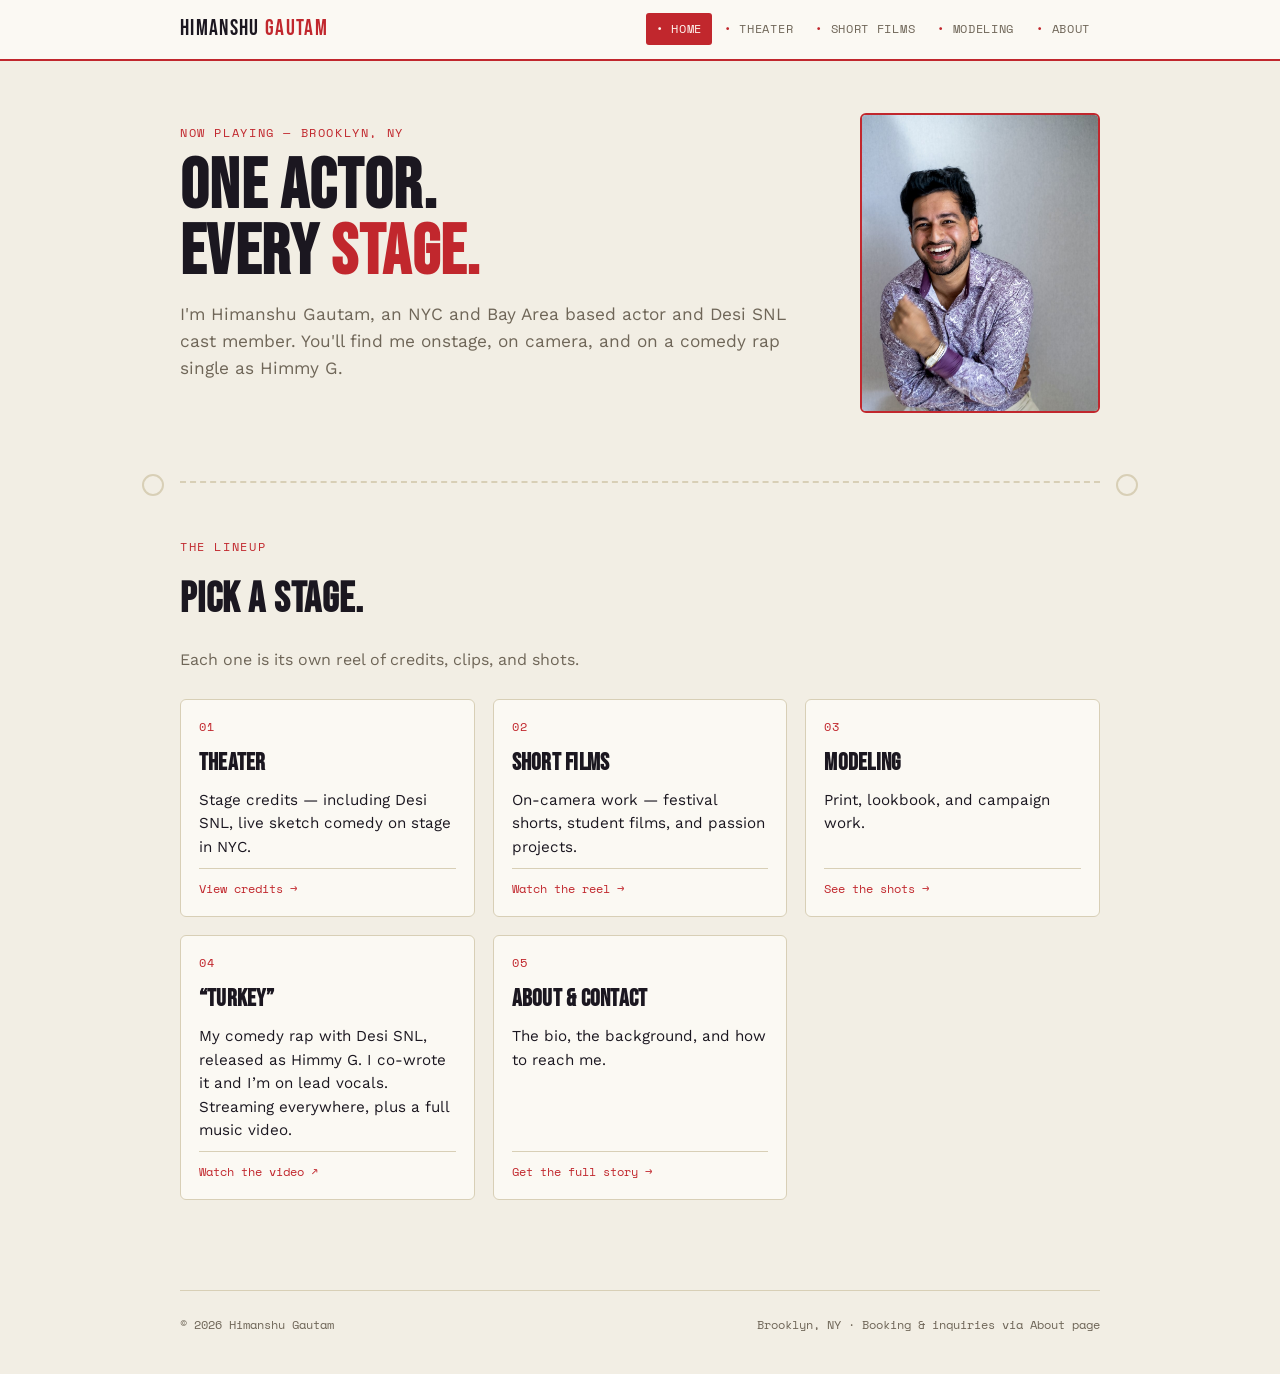
<file: index.html>
<!doctype html>
<html lang="en">
<head>
<meta charset="utf-8">
<meta name="viewport" content="width=device-width, initial-scale=1, viewport-fit=cover">
<title>Himanshu Gautam</title>
<link rel="icon" href="favicon.svg" type="image/svg+xml">
<link rel="icon" href="img/favicon-32.png" type="image/png" sizes="32x32">
<link rel="apple-touch-icon" href="img/apple-touch-icon.png">
<link rel="preconnect" href="https://fonts.googleapis.com">
<link rel="stylesheet" href="https://fonts.googleapis.com/css2?family=Bebas+Neue&family=Work+Sans:wght@400;500;600&family=Space+Mono:wght@400;700&display=swap">
<link rel="stylesheet" href="style.css">
<style>:root{padding-block:env(safe-area-inset-top,0px) env(safe-area-inset-bottom,0px);} body{background:var(--bg);}</style>
</head>
<body>
<nav class="marquee-bar">
  <div class="marquee-inner">
    <a class="brand" href="index.html">HIMANSHU <span>GAUTAM</span></a>
    <ul class="navlinks">
      <li><a href="index.html" aria-current="page">Home</a></li>
      <li><a href="theater.html">Theater</a></li>
      <li><a href="films.html">Short Films</a></li>
      <li><a href="modeling.html">Modeling</a></li>
      <li><a href="about.html">About</a></li>
    </ul>
  </div>
</nav>

<main>
  <section class="hero">
    <div class="hero-flex">
      <div class="hero-text">
        <p class="eyebrow">Now Playing &mdash; Brooklyn, NY</p>
        <h1>One actor.<br>Every <span class="accent">stage.</span></h1>
        <p class="lede">I'm Himanshu Gautam, an NYC and Bay Area based actor and Desi SNL cast member. You'll find me onstage, on camera, and on a comedy rap single as Himmy G.</p>
      </div>
      <div class="hero-photo">
        <img class="portrait" src="img/headshot-lead.jpg" alt="Himanshu Gautam laughing, arms crossed, wearing a purple paisley shirt.">
      </div>
    </div>
  </section>

  <div class="stub-divider" role="presentation"></div>

  <section class="section">
    <p class="eyebrow">The Lineup</p>
    <h2>Pick a stage.</h2>
    <p class="section-sub">Each one is its own reel of credits, clips, and shots.</p>

    <div class="reel">
      <a class="card" href="theater.html" style="text-decoration:none;">
        <span class="num">01</span>
        <h3>Theater</h3>
        <p>Stage credits &mdash; including Desi SNL, live sketch comedy on stage in NYC.</p>
        <span class="link-out">View credits &rarr;</span>
      </a>
      <a class="card" href="films.html" style="text-decoration:none;">
        <span class="num">02</span>
        <h3>Short Films</h3>
        <p>On-camera work &mdash; festival shorts, student films, and passion projects.</p>
        <span class="link-out">Watch the reel &rarr;</span>
      </a>
      <a class="card" href="modeling.html" style="text-decoration:none;">
        <span class="num">03</span>
        <h3>Modeling</h3>
        <p>Print, lookbook, and campaign work.</p>
        <span class="link-out">See the shots &rarr;</span>
      </a>
      <a class="card" href="https://www.youtube.com/watch?v=vuq2VtYZVGA" target="_blank" rel="noopener" style="text-decoration:none;">
        <span class="num">04</span>
        <h3>&ldquo;Turkey&rdquo;</h3>
        <p>My comedy rap with Desi SNL, released as Himmy G. I co-wrote it and I&rsquo;m on lead vocals. Streaming everywhere, plus a full music video.</p>
        <span class="link-out">Watch the video &#8599;</span>
      </a>
      <a class="card" href="about.html" style="text-decoration:none;">
        <span class="num">05</span>
        <h3>About &amp; Contact</h3>
        <p>The bio, the background, and how to reach me.</p>
        <span class="link-out">Get the full story &rarr;</span>
      </a>
    </div>
  </section>

  <footer>
    <span>&copy; 2026 Himanshu Gautam</span>
    <span>Brooklyn, NY &middot; Booking &amp; inquiries via About page</span>
  </footer>
</main>
</body>
</html>
</file>
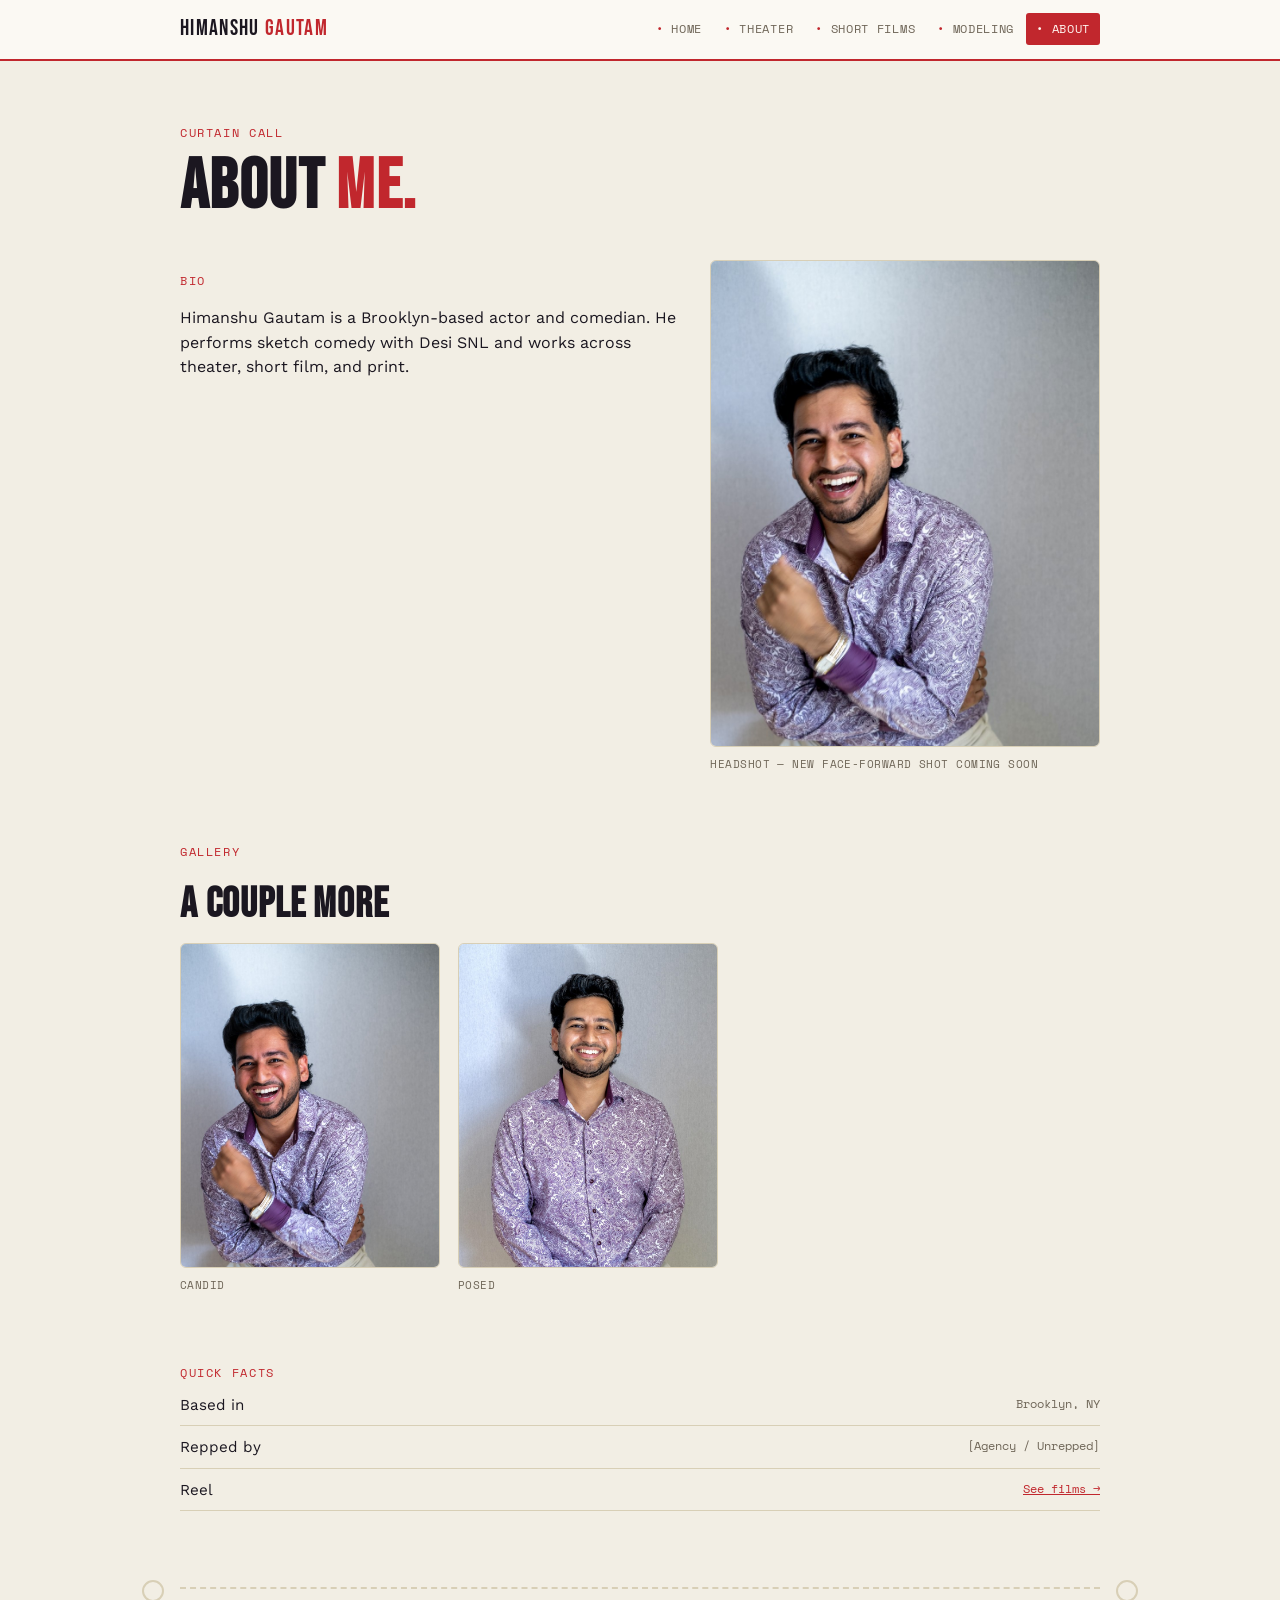
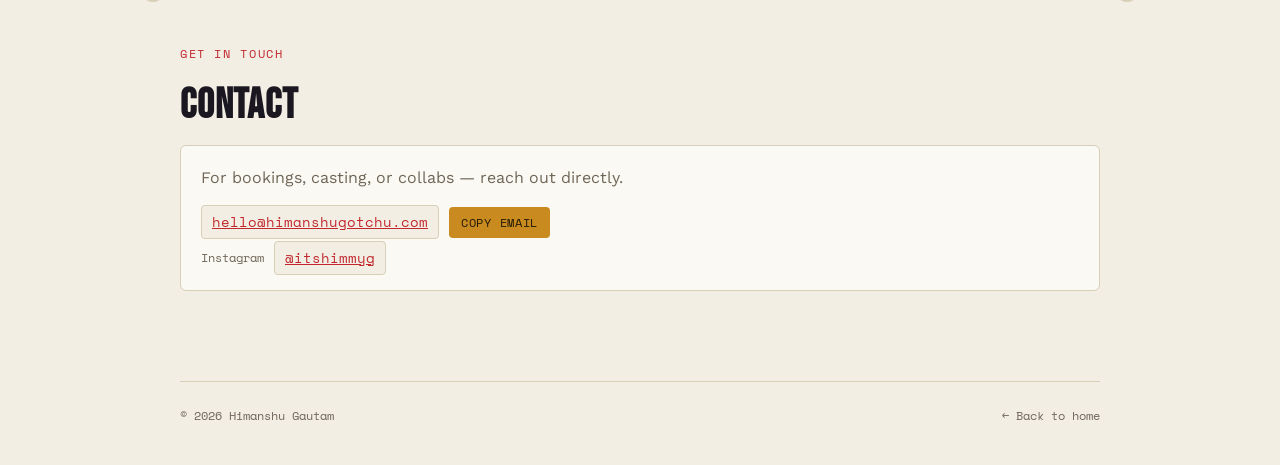
<file: about.html>
<!doctype html>
<html lang="en">
<head>
<meta charset="utf-8">
<meta name="viewport" content="width=device-width, initial-scale=1, viewport-fit=cover">
<title>About — Himanshu Gautam</title>
<link rel="icon" href="favicon.svg" type="image/svg+xml">
<link rel="icon" href="img/favicon-32.png" type="image/png" sizes="32x32">
<link rel="apple-touch-icon" href="img/apple-touch-icon.png">
<link rel="preconnect" href="https://fonts.googleapis.com">
<link rel="stylesheet" href="https://fonts.googleapis.com/css2?family=Bebas+Neue&family=Work+Sans:wght@400;500;600&family=Space+Mono:wght@400;700&display=swap">
<link rel="stylesheet" href="style.css">
<style>:root{padding-block:env(safe-area-inset-top,0px) env(safe-area-inset-bottom,0px);} body{background:var(--bg);}</style>
</head>
<body>
<nav class="marquee-bar">
  <div class="marquee-inner">
    <a class="brand" href="index.html">HIMANSHU <span>GAUTAM</span></a>
    <ul class="navlinks">
      <li><a href="index.html">Home</a></li>
      <li><a href="theater.html">Theater</a></li>
      <li><a href="films.html">Short Films</a></li>
      <li><a href="modeling.html">Modeling</a></li>
      <li><a href="about.html" aria-current="page">About</a></li>
    </ul>
  </div>
</nav>

<main>
  <section class="hero">
    <p class="eyebrow">Curtain Call</p>
    <h1>About <span class="accent">Me.</span></h1>
  </section>

  <section class="section">
    <div class="bio-grid">
      <div>
        <p class="eyebrow">Bio</p>
        <p>Himanshu Gautam is a Brooklyn-based actor and comedian. He performs sketch comedy with Desi SNL and works across theater, short film, and print.</p>
      </div>
      <div>
        <img class="portrait" src="img/headshot-lead.jpg" alt="Himanshu Gautam laughing, arms crossed, wearing a purple paisley shirt.">
        <p class="portrait-caption">Headshot &mdash; new face-forward shot coming soon</p>
      </div>
    </div>
  </section>

  <section class="section">
    <p class="eyebrow">Gallery</p>
    <h2>A couple more</h2>
    <div class="portrait-row">
      <div class="portrait-item">
        <img class="portrait" src="img/headshot-candid.jpg" alt="Himanshu Gautam laughing candidly, arms crossed, wearing a purple paisley shirt.">
        <p class="portrait-caption">Candid</p>
      </div>
      <div class="portrait-item">
        <img class="portrait" src="img/headshot-posed.jpg" alt="Himanshu Gautam smiling, arms crossed, wearing a purple paisley shirt.">
        <p class="portrait-caption">Posed</p>
      </div>
    </div>
  </section>

  <section class="section">
    <p class="eyebrow">Quick Facts</p>
    <ul class="credit-list">
      <li><span>Based in</span><span class="role">Brooklyn, NY</span></li>
      <li><span>Repped by</span><span class="role">[Agency / Unrepped]</span></li>
      <li><span>Reel</span><span class="role"><a href="films.html" style="color:var(--pop);">See films &rarr;</a></span></li>
    </ul>
  </section>

  <div class="stub-divider" role="presentation"></div>

  <section class="section">
    <p class="eyebrow">Get in Touch</p>
    <h2>Contact</h2>
    <div class="contact-box">
      <p class="muted" style="margin-top:0;">For bookings, casting, or collabs &mdash; reach out directly.</p>
      <div class="copy-row">
        <a href="mailto:hello@himanshugotchu.com" style="color:var(--pop);"><code id="email-text">hello@himanshugotchu.com</code></a>
        <button class="copy-btn" id="copy-email-btn" type="button">Copy email</button>
      </div>
      <div class="copy-row">
        <span class="meta" style="font-family:'Space Mono',monospace;font-size:.78rem;color:var(--muted);">Instagram</span>
        <a href="https://www.instagram.com/itshimmyg/" target="_blank" rel="noopener" style="color:var(--pop);"><code>@itshimmyg</code></a>
      </div>
    </div>
  </section>

  <footer>
    <span>&copy; 2026 Himanshu Gautam</span>
    <span><a href="index.html" style="text-decoration:none;color:var(--muted);">&larr; Back to home</a></span>
  </footer>
</main>

<script>
(function(){
  var btn = document.getElementById('copy-email-btn');
  var codeEl = document.getElementById('email-text');
  if(!btn || !codeEl) return;
  btn.addEventListener('click', function(){
    var text = codeEl.textContent;
    var done = function(){
      var original = btn.textContent;
      btn.textContent = 'Copied!';
      setTimeout(function(){ btn.textContent = original; }, 1500);
    };
    if(navigator.clipboard && navigator.clipboard.writeText){
      navigator.clipboard.writeText(text).then(done, function(){ fallbackCopy(); });
    } else {
      fallbackCopy();
    }
    function fallbackCopy(){
      var range = document.createRange();
      range.selectNode(codeEl);
      window.getSelection().removeAllRanges();
      window.getSelection().addRange(range);
      try{ document.execCommand('copy'); done(); }catch(e){}
      window.getSelection().removeAllRanges();
    }
  });
})();
</script>
</body>
</html>
</file>
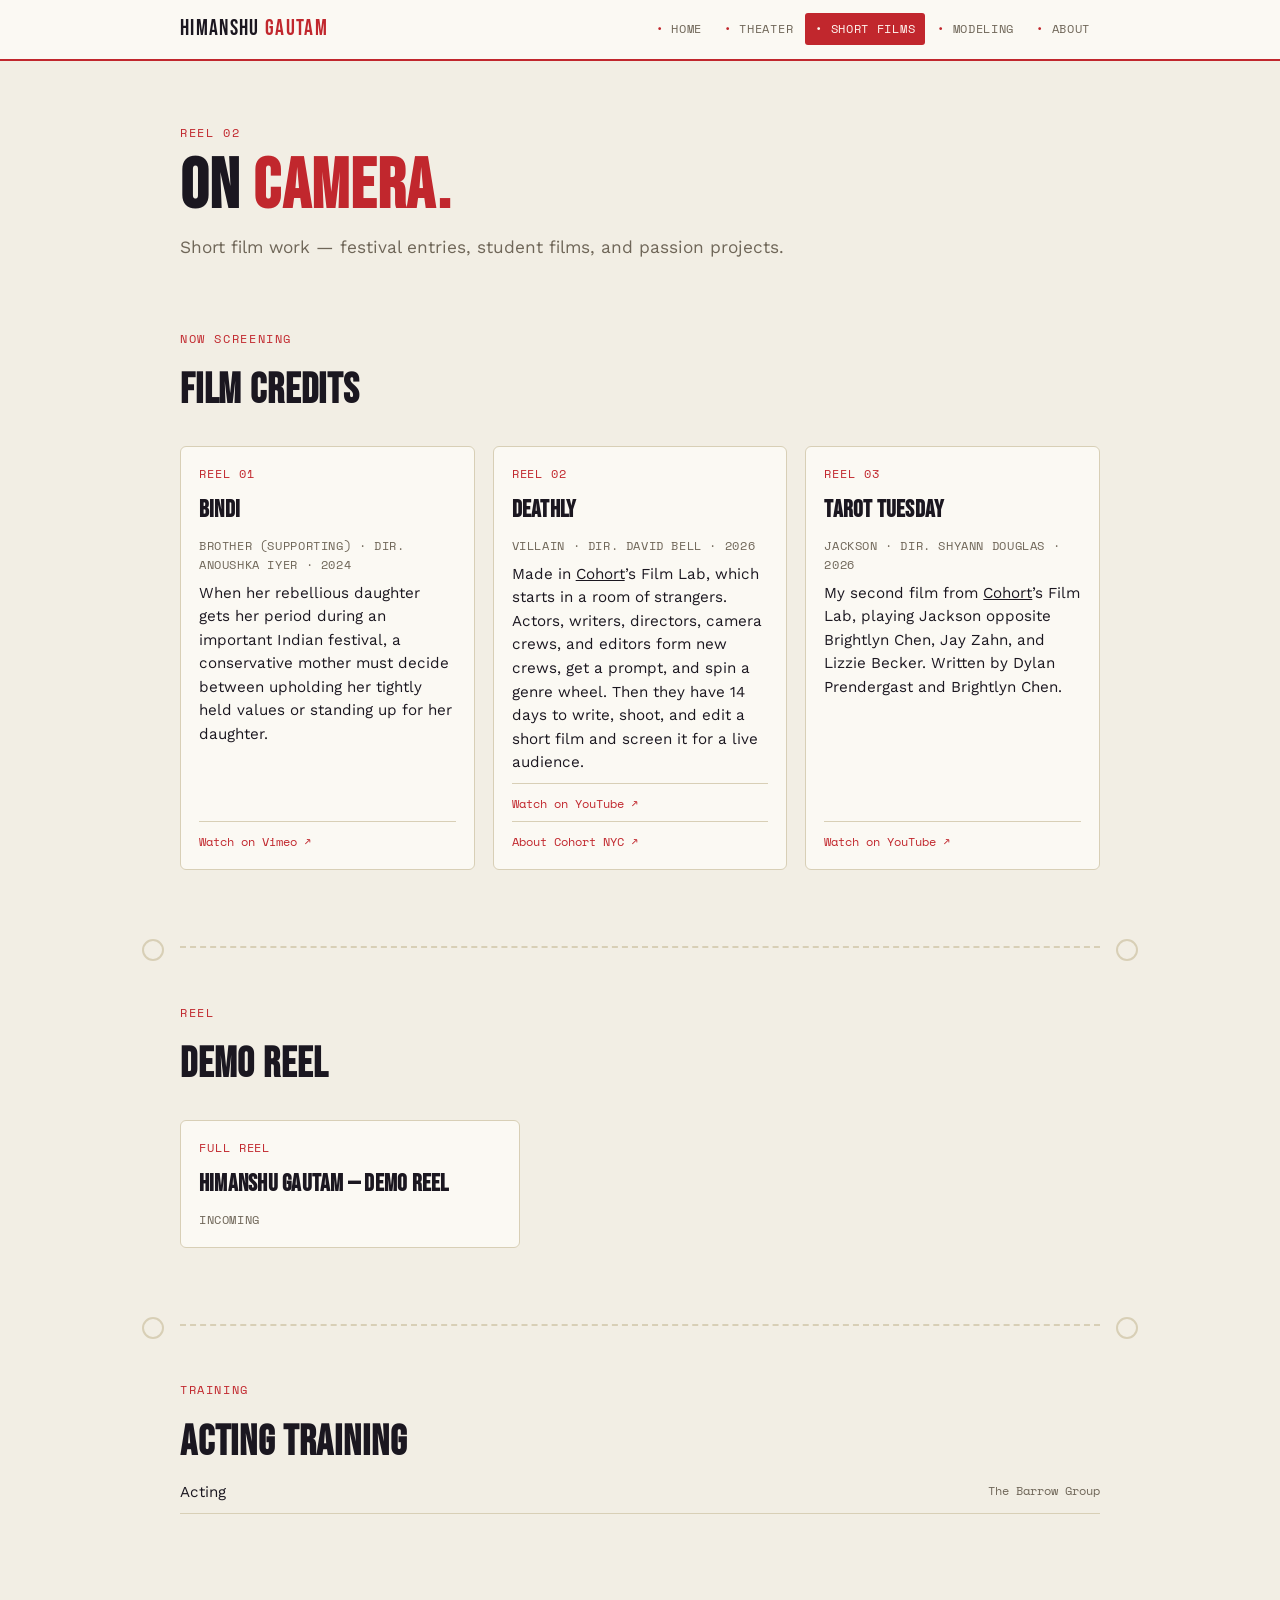
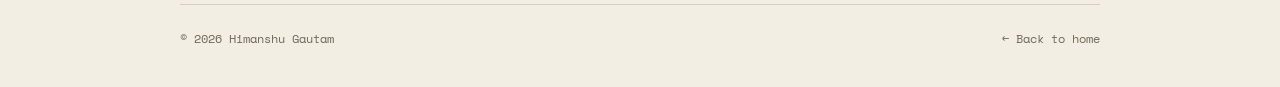
<file: films.html>
<!doctype html>
<html lang="en">
<head>
<meta charset="utf-8">
<meta name="viewport" content="width=device-width, initial-scale=1, viewport-fit=cover">
<title>Short Films — Himanshu Gautam</title>
<link rel="icon" href="favicon.svg" type="image/svg+xml">
<link rel="icon" href="img/favicon-32.png" type="image/png" sizes="32x32">
<link rel="apple-touch-icon" href="img/apple-touch-icon.png">
<link rel="preconnect" href="https://fonts.googleapis.com">
<link rel="stylesheet" href="https://fonts.googleapis.com/css2?family=Bebas+Neue&family=Work+Sans:wght@400;500;600&family=Space+Mono:wght@400;700&display=swap">
<link rel="stylesheet" href="style.css">
<style>:root{padding-block:env(safe-area-inset-top,0px) env(safe-area-inset-bottom,0px);} body{background:var(--bg);}</style>
</head>
<body>
<nav class="marquee-bar">
  <div class="marquee-inner">
    <a class="brand" href="index.html">HIMANSHU <span>GAUTAM</span></a>
    <ul class="navlinks">
      <li><a href="index.html">Home</a></li>
      <li><a href="theater.html">Theater</a></li>
      <li><a href="films.html" aria-current="page">Short Films</a></li>
      <li><a href="modeling.html">Modeling</a></li>
      <li><a href="about.html">About</a></li>
    </ul>
  </div>
</nav>

<main>
  <section class="hero">
    <p class="eyebrow">Reel 02</p>
    <h1>On <span class="accent">Camera.</span></h1>
    <p class="lede">Short film work &mdash; festival entries, student films, and passion projects.</p>
  </section>

  <section class="section">
    <p class="eyebrow">Now Screening</p>
    <h2>Film credits</h2>

    <div class="reel" style="margin-top:22px;">
      <a class="card" href="https://vimeo.com/1108224429/5fe94c625a?share=copy&amp;fl=sv&amp;fe=ci" target="_blank" rel="noopener" style="text-decoration:none;">
        <span class="num">REEL 01</span>
        <h3>Bindi</h3>
        <p class="meta">Brother (Supporting) &middot; Dir. Anoushka Iyer &middot; 2024</p>
        <p>When her rebellious daughter gets her period during an important Indian festival, a conservative mother must decide between upholding her tightly held values or standing up for her daughter.</p>
        <span class="link-out">Watch on Vimeo &#8599;</span>
      </a>
      <div class="card">
        <span class="num">REEL 02</span>
        <h3>Deathly</h3>
        <p class="meta">Villain &middot; Dir. David Bell &middot; 2026</p>
        <p>Made in <a href="https://cohortnyc.com/" target="_blank" rel="noopener">Cohort</a>&rsquo;s Film Lab, which starts in a room of strangers. Actors, writers, directors, camera crews, and editors form new crews, get a prompt, and spin a genre wheel. Then they have 14 days to write, shoot, and edit a short film and screen it for a live audience.</p>
        <a class="link-out" href="https://www.youtube.com/watch?v=Pic8TLi-GAo" target="_blank" rel="noopener">Watch on YouTube &#8599;</a>
        <a class="link-out" href="https://cohortnyc.com/" target="_blank" rel="noopener" style="margin-top:0;">About Cohort NYC &#8599;</a>
      </div>
      <div class="card">
        <span class="num">REEL 03</span>
        <h3>Tarot Tuesday</h3>
        <p class="meta">Jackson &middot; Dir. Shyann Douglas &middot; 2026</p>
        <p>My second film from <a href="https://cohortnyc.com/" target="_blank" rel="noopener">Cohort</a>&rsquo;s Film Lab, playing Jackson opposite Brightlyn Chen, Jay Zahn, and Lizzie Becker. Written by Dylan Prendergast and Brightlyn Chen.</p>
        <a class="link-out" href="https://youtu.be/bxokurtCf2Q" target="_blank" rel="noopener">Watch on YouTube &#8599;</a>
      </div>
    </div>
  </section>

  <div class="stub-divider" role="presentation"></div>

  <section class="section">
    <p class="eyebrow">Reel</p>
    <h2>Demo reel</h2>
    <div class="card" style="max-width:340px;margin-top:22px;">
      <span class="num">FULL REEL</span>
      <h3>Himanshu Gautam &mdash; Demo Reel</h3>
      <p class="meta">Incoming</p>
    </div>
  </section>

  <div class="stub-divider" role="presentation"></div>

  <section class="section">
    <p class="eyebrow">Training</p>
    <h2>Acting training</h2>
    <ul class="credit-list">
      <li><span>Acting</span><span class="role">The Barrow Group</span></li>
    </ul>
  </section>

  <footer>
    <span>&copy; 2026 Himanshu Gautam</span>
    <span><a href="index.html" style="text-decoration:none;color:var(--muted);">&larr; Back to home</a></span>
  </footer>
</main>
</body>
</html>
</file>
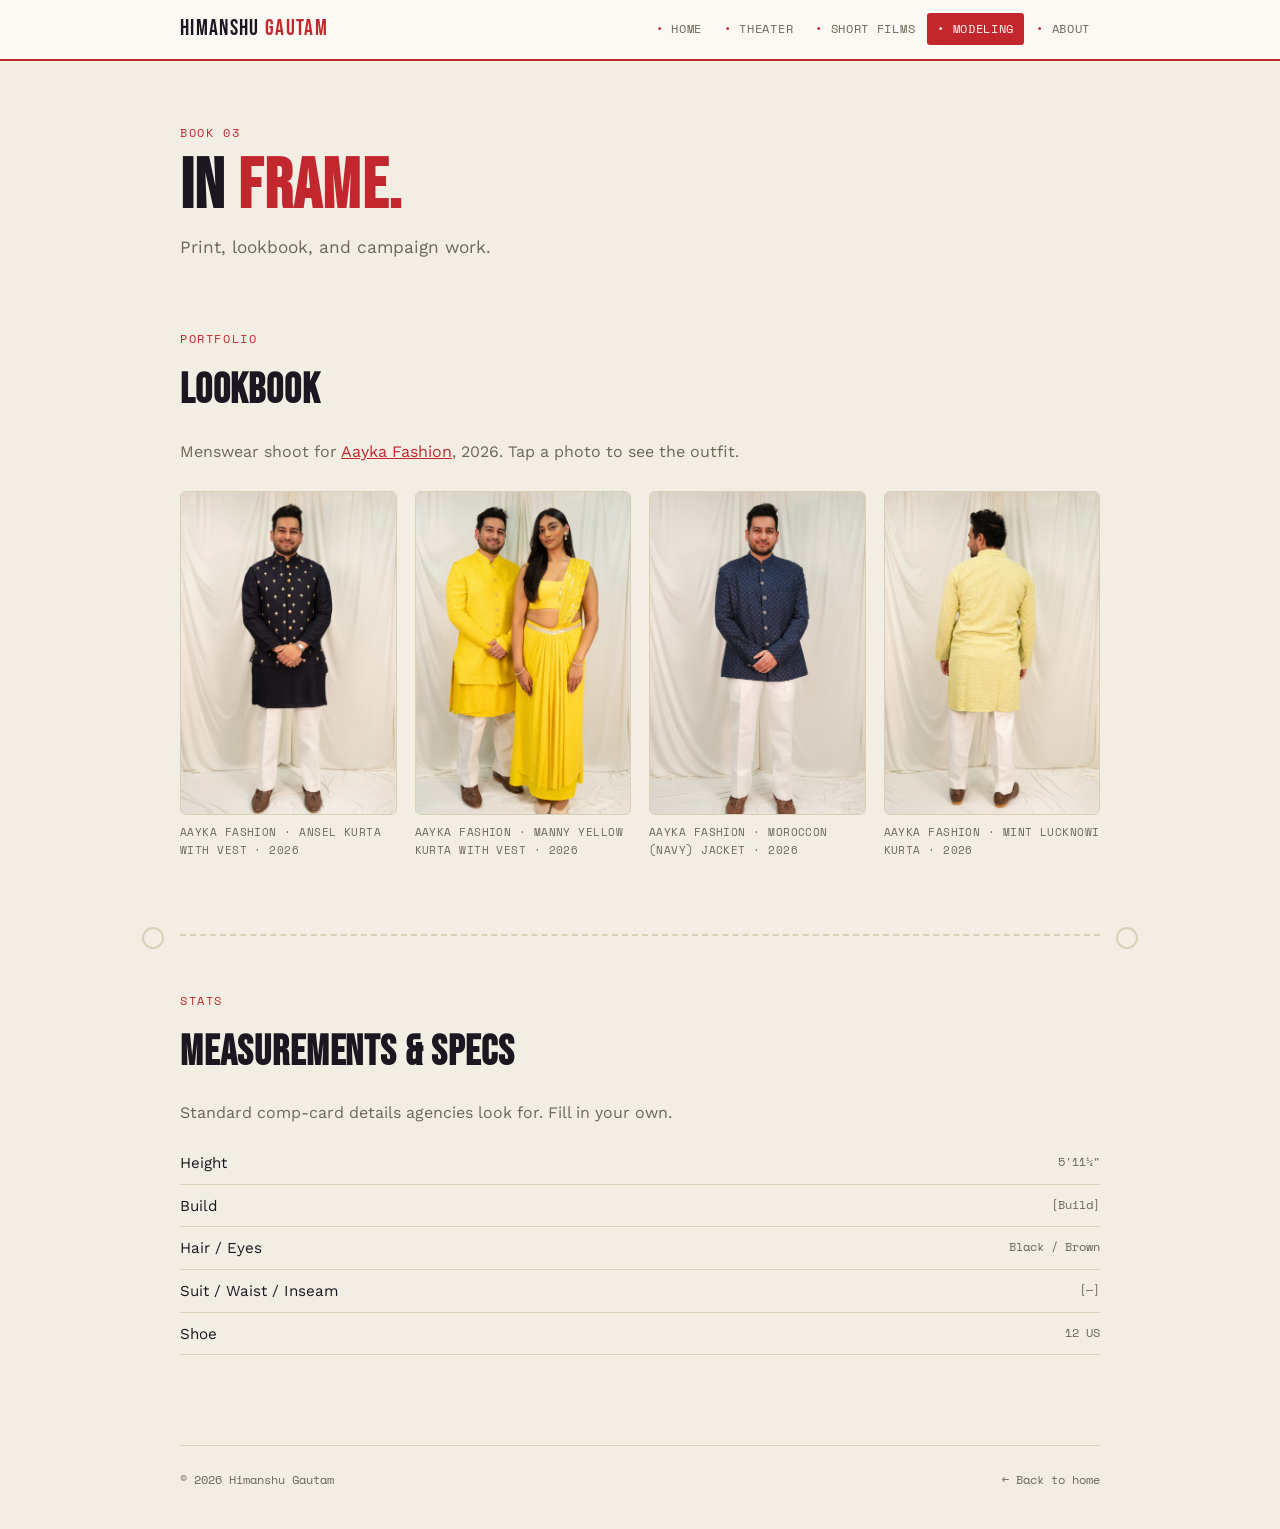
<file: modeling.html>
<!doctype html>
<html lang="en">
<head>
<meta charset="utf-8">
<meta name="viewport" content="width=device-width, initial-scale=1, viewport-fit=cover">
<title>Modeling — Himanshu Gautam</title>
<link rel="icon" href="favicon.svg" type="image/svg+xml">
<link rel="icon" href="img/favicon-32.png" type="image/png" sizes="32x32">
<link rel="apple-touch-icon" href="img/apple-touch-icon.png">
<link rel="preconnect" href="https://fonts.googleapis.com">
<link rel="stylesheet" href="https://fonts.googleapis.com/css2?family=Bebas+Neue&family=Work+Sans:wght@400;500;600&family=Space+Mono:wght@400;700&display=swap">
<link rel="stylesheet" href="style.css">
<style>:root{padding-block:env(safe-area-inset-top,0px) env(safe-area-inset-bottom,0px);} body{background:var(--bg);}</style>
</head>
<body>
<nav class="marquee-bar">
  <div class="marquee-inner">
    <a class="brand" href="index.html">HIMANSHU <span>GAUTAM</span></a>
    <ul class="navlinks">
      <li><a href="index.html">Home</a></li>
      <li><a href="theater.html">Theater</a></li>
      <li><a href="films.html">Short Films</a></li>
      <li><a href="modeling.html" aria-current="page">Modeling</a></li>
      <li><a href="about.html">About</a></li>
    </ul>
  </div>
</nav>

<main>
  <section class="hero">
    <p class="eyebrow">Book 03</p>
    <h1>In <span class="accent">Frame.</span></h1>
    <p class="lede">Print, lookbook, and campaign work.</p>
  </section>

  <section class="section">
    <p class="eyebrow">Portfolio</p>
    <h2>Lookbook</h2>
    <p class="section-sub">Menswear shoot for <a href="https://aaykafashion.com/" target="_blank" rel="noopener" style="color:var(--pop);">Aayka Fashion</a>, 2026. Tap a photo to see the outfit.</p>

    <div class="reel" style="grid-template-columns:repeat(auto-fill, minmax(180px,1fr));">
      <a class="look" href="https://aaykafashion.com/products/ansel-kurta-with-vest-rental" target="_blank" rel="noopener">
        <img src="img/aayka-ansel-navy.jpg" alt="Himanshu Gautam in a navy kurta and gold-motif vest." loading="lazy">
        <span class="look-caption">Aayka Fashion &middot; Ansel Kurta with Vest &middot; 2026</span>
      </a>
      <a class="look" href="https://aaykafashion.com/products/manny-yellow-kurta-with-vest-rental-copy" target="_blank" rel="noopener">
        <img src="img/aayka-manny-yellow.jpg" alt="Himanshu Gautam in a yellow kurta and vest, beside a model in a yellow pre-draped saree." loading="lazy">
        <span class="look-caption">Aayka Fashion &middot; Manny Yellow Kurta with Vest &middot; 2026</span>
      </a>
      <a class="look" href="https://aaykafashion.com/products/moroccon-navy-bandghala-rental" target="_blank" rel="noopener">
        <img src="img/aayka-moroccon-navy.jpg" alt="Himanshu Gautam in a navy bandhgala jacket." loading="lazy">
        <span class="look-caption">Aayka Fashion &middot; Moroccon (Navy) Jacket &middot; 2026</span>
      </a>
      <a class="look" href="https://aaykafashion.com/products/mint-lucknowi-kurta-rental" target="_blank" rel="noopener">
        <img src="img/aayka-mint-lucknowi.jpg" alt="Himanshu Gautam from behind in a mint Lucknowi kurta." loading="lazy">
        <span class="look-caption">Aayka Fashion &middot; Mint Lucknowi Kurta &middot; 2026</span>
      </a>
    </div>
  </section>

  <div class="stub-divider" role="presentation"></div>

  <section class="section">
    <p class="eyebrow">Stats</p>
    <h2>Measurements &amp; specs</h2>
    <p class="section-sub">Standard comp-card details agencies look for. Fill in your own.</p>
    <ul class="credit-list">
      <li><span>Height</span><span class="role">5'11&frac14;"</span></li>
      <li><span>Build</span><span class="role">[Build]</span></li>
      <li><span>Hair / Eyes</span><span class="role">Black / Brown</span></li>
      <li><span>Suit / Waist / Inseam</span><span class="role">[—]</span></li>
      <li><span>Shoe</span><span class="role">12 US</span></li>
    </ul>
  </section>

  <footer>
    <span>&copy; 2026 Himanshu Gautam</span>
    <span><a href="index.html" style="text-decoration:none;color:var(--muted);">&larr; Back to home</a></span>
  </footer>
</main>
</body>
</html>
</file>
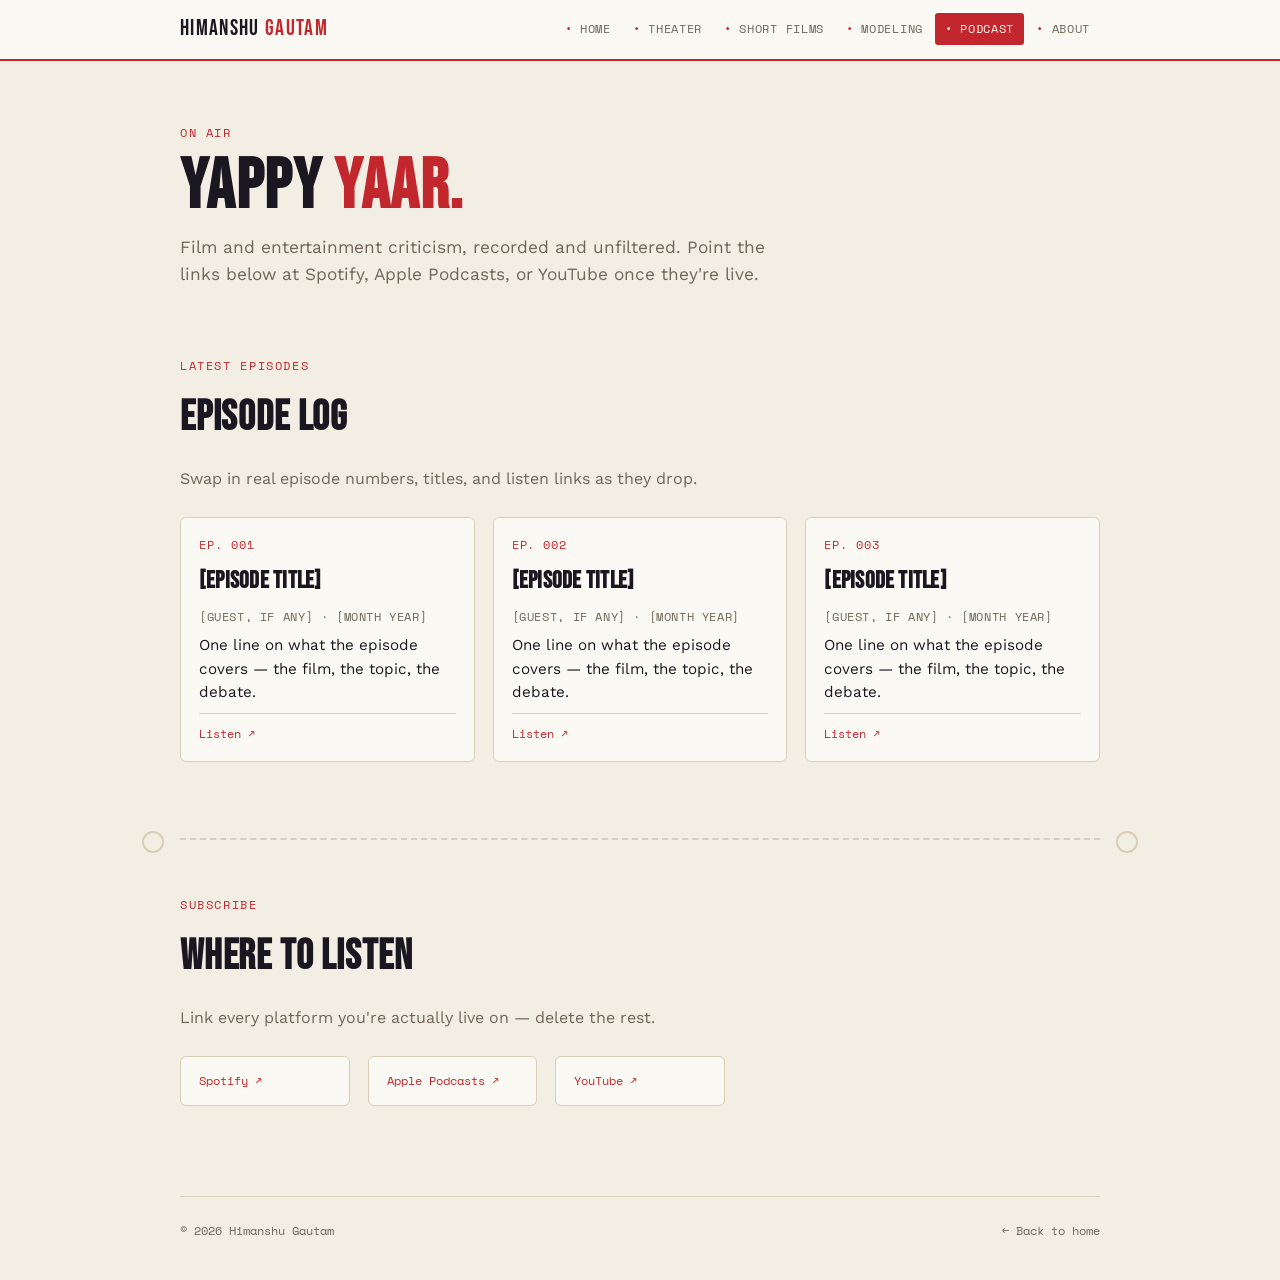
<file: podcast.html>
<!doctype html>
<html lang="en">
<head>
<meta charset="utf-8">
<meta name="viewport" content="width=device-width, initial-scale=1, viewport-fit=cover">
<title>Yappy Yaar — Himanshu Gautam</title>
<link rel="icon" href="favicon.svg" type="image/svg+xml">
<link rel="icon" href="img/favicon-32.png" type="image/png" sizes="32x32">
<link rel="apple-touch-icon" href="img/apple-touch-icon.png">
<link rel="preconnect" href="https://fonts.googleapis.com">
<link rel="stylesheet" href="https://fonts.googleapis.com/css2?family=Bebas+Neue&family=Work+Sans:wght@400;500;600&family=Space+Mono:wght@400;700&display=swap">
<link rel="stylesheet" href="style.css">
<style>:root{padding-block:env(safe-area-inset-top,0px) env(safe-area-inset-bottom,0px);} body{background:var(--bg);}</style>
</head>
<body>
<nav class="marquee-bar">
  <div class="marquee-inner">
    <a class="brand" href="index.html">HIMANSHU <span>GAUTAM</span></a>
    <ul class="navlinks">
      <li><a href="index.html">Home</a></li>
      <li><a href="theater.html">Theater</a></li>
      <li><a href="films.html">Short Films</a></li>
      <li><a href="modeling.html">Modeling</a></li>
      <li><a href="podcast.html" aria-current="page">Podcast</a></li>
      <li><a href="about.html">About</a></li>
    </ul>
  </div>
</nav>

<main>
  <section class="hero">
    <p class="eyebrow">On Air</p>
    <h1>Yappy <span class="accent">Yaar.</span></h1>
    <p class="lede">Film and entertainment criticism, recorded and unfiltered. Point the links below at Spotify, Apple Podcasts, or YouTube once they're live.</p>
  </section>

  <section class="section">
    <p class="eyebrow">Latest Episodes</p>
    <h2>Episode log</h2>
    <p class="section-sub">Swap in real episode numbers, titles, and listen links as they drop.</p>

    <div class="reel">
      <a class="card" href="#" style="text-decoration:none;">
        <span class="num">EP. 001</span>
        <h3>[Episode Title]</h3>
        <p class="meta">[Guest, if any] &middot; [Month Year]</p>
        <p>One line on what the episode covers &mdash; the film, the topic, the debate.</p>
        <span class="link-out">Listen &#8599;</span>
      </a>
      <a class="card" href="#" style="text-decoration:none;">
        <span class="num">EP. 002</span>
        <h3>[Episode Title]</h3>
        <p class="meta">[Guest, if any] &middot; [Month Year]</p>
        <p>One line on what the episode covers &mdash; the film, the topic, the debate.</p>
        <span class="link-out">Listen &#8599;</span>
      </a>
      <a class="card" href="#" style="text-decoration:none;">
        <span class="num">EP. 003</span>
        <h3>[Episode Title]</h3>
        <p class="meta">[Guest, if any] &middot; [Month Year]</p>
        <p>One line on what the episode covers &mdash; the film, the topic, the debate.</p>
        <span class="link-out">Listen &#8599;</span>
      </a>
    </div>
  </section>

  <div class="stub-divider" role="presentation"></div>

  <section class="section">
    <p class="eyebrow">Subscribe</p>
    <h2>Where to listen</h2>
    <p class="section-sub">Link every platform you're actually live on &mdash; delete the rest.</p>
    <div class="reel" style="grid-template-columns:repeat(auto-fill, minmax(160px,1fr));">
      <a class="card" href="#" style="text-decoration:none;padding:14px 18px;">
        <span class="link-out" style="border-top:none;padding-top:0;">Spotify &#8599;</span>
      </a>
      <a class="card" href="#" style="text-decoration:none;padding:14px 18px;">
        <span class="link-out" style="border-top:none;padding-top:0;">Apple Podcasts &#8599;</span>
      </a>
      <a class="card" href="#" style="text-decoration:none;padding:14px 18px;">
        <span class="link-out" style="border-top:none;padding-top:0;">YouTube &#8599;</span>
      </a>
    </div>
  </section>

  <footer>
    <span>&copy; 2026 Himanshu Gautam</span>
    <span><a href="index.html" style="text-decoration:none;color:var(--muted);">&larr; Back to home</a></span>
  </footer>
</main>
</body>
</html>
</file>
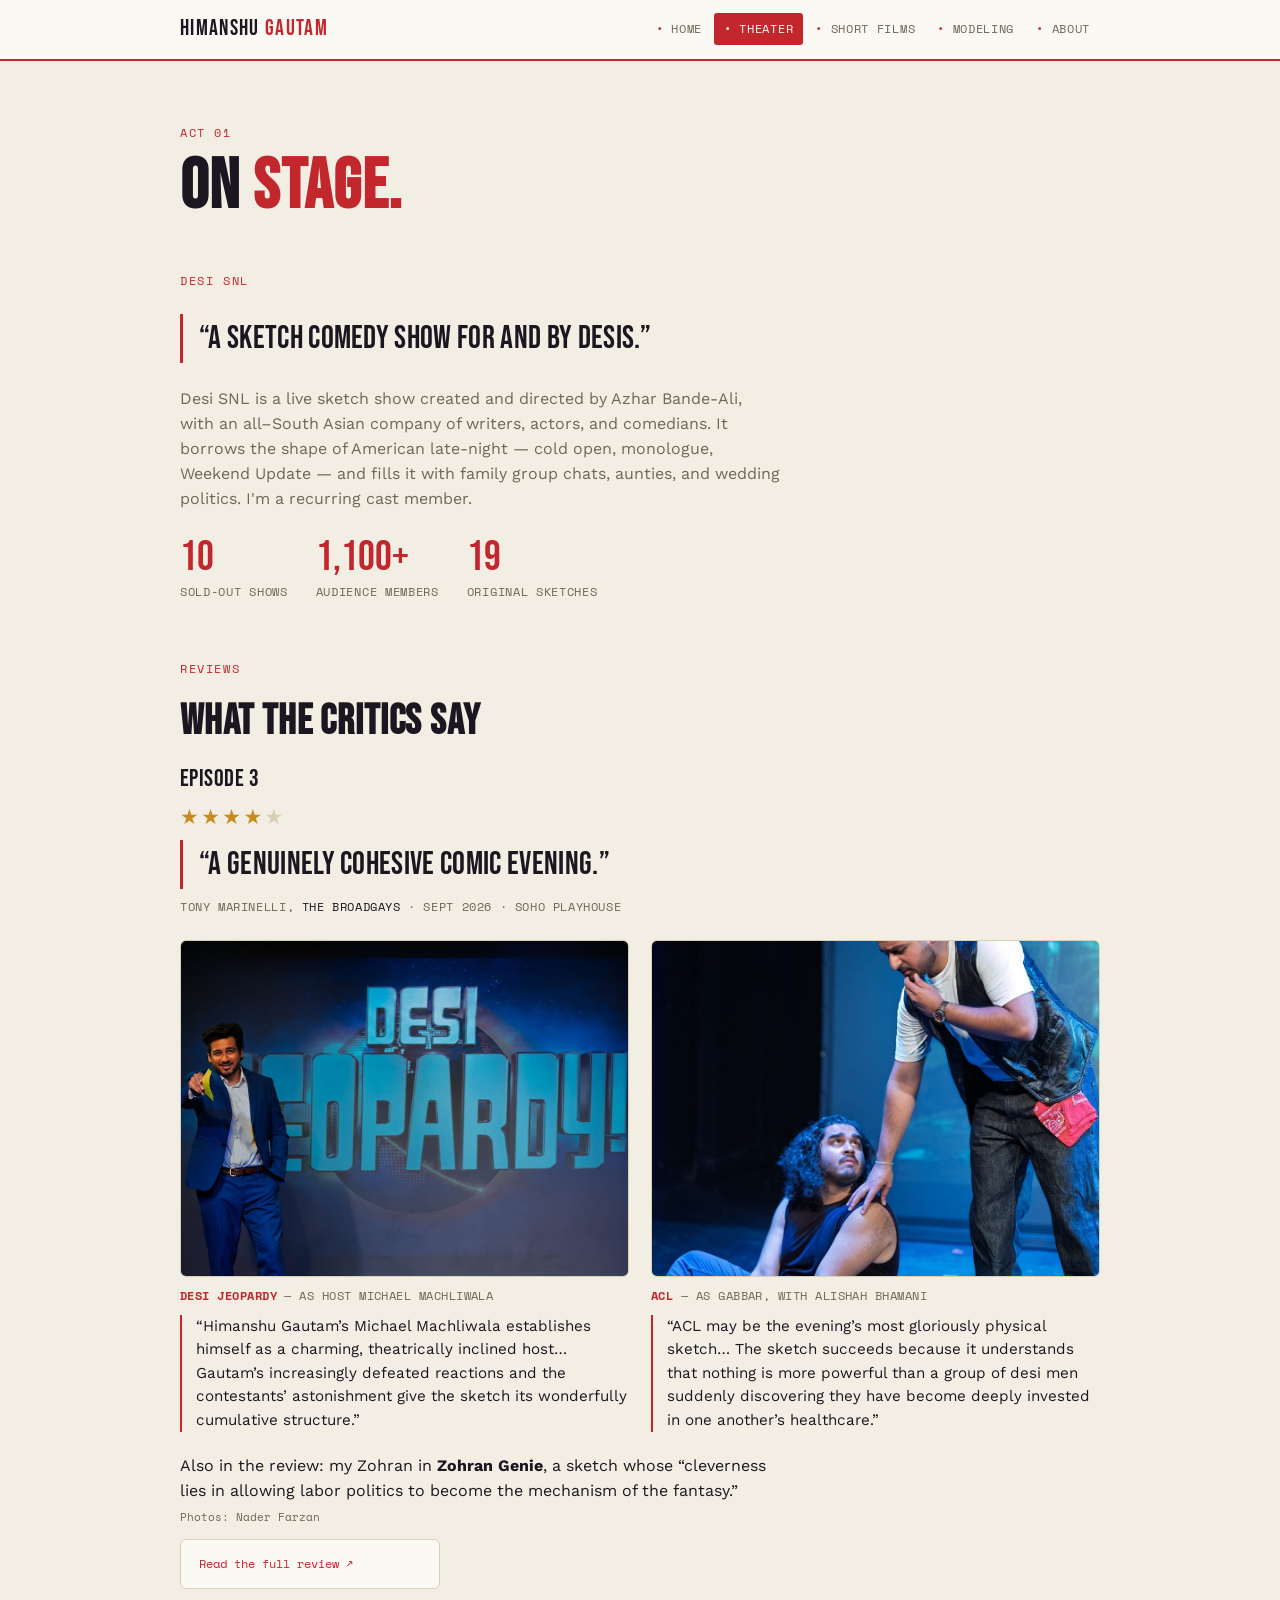
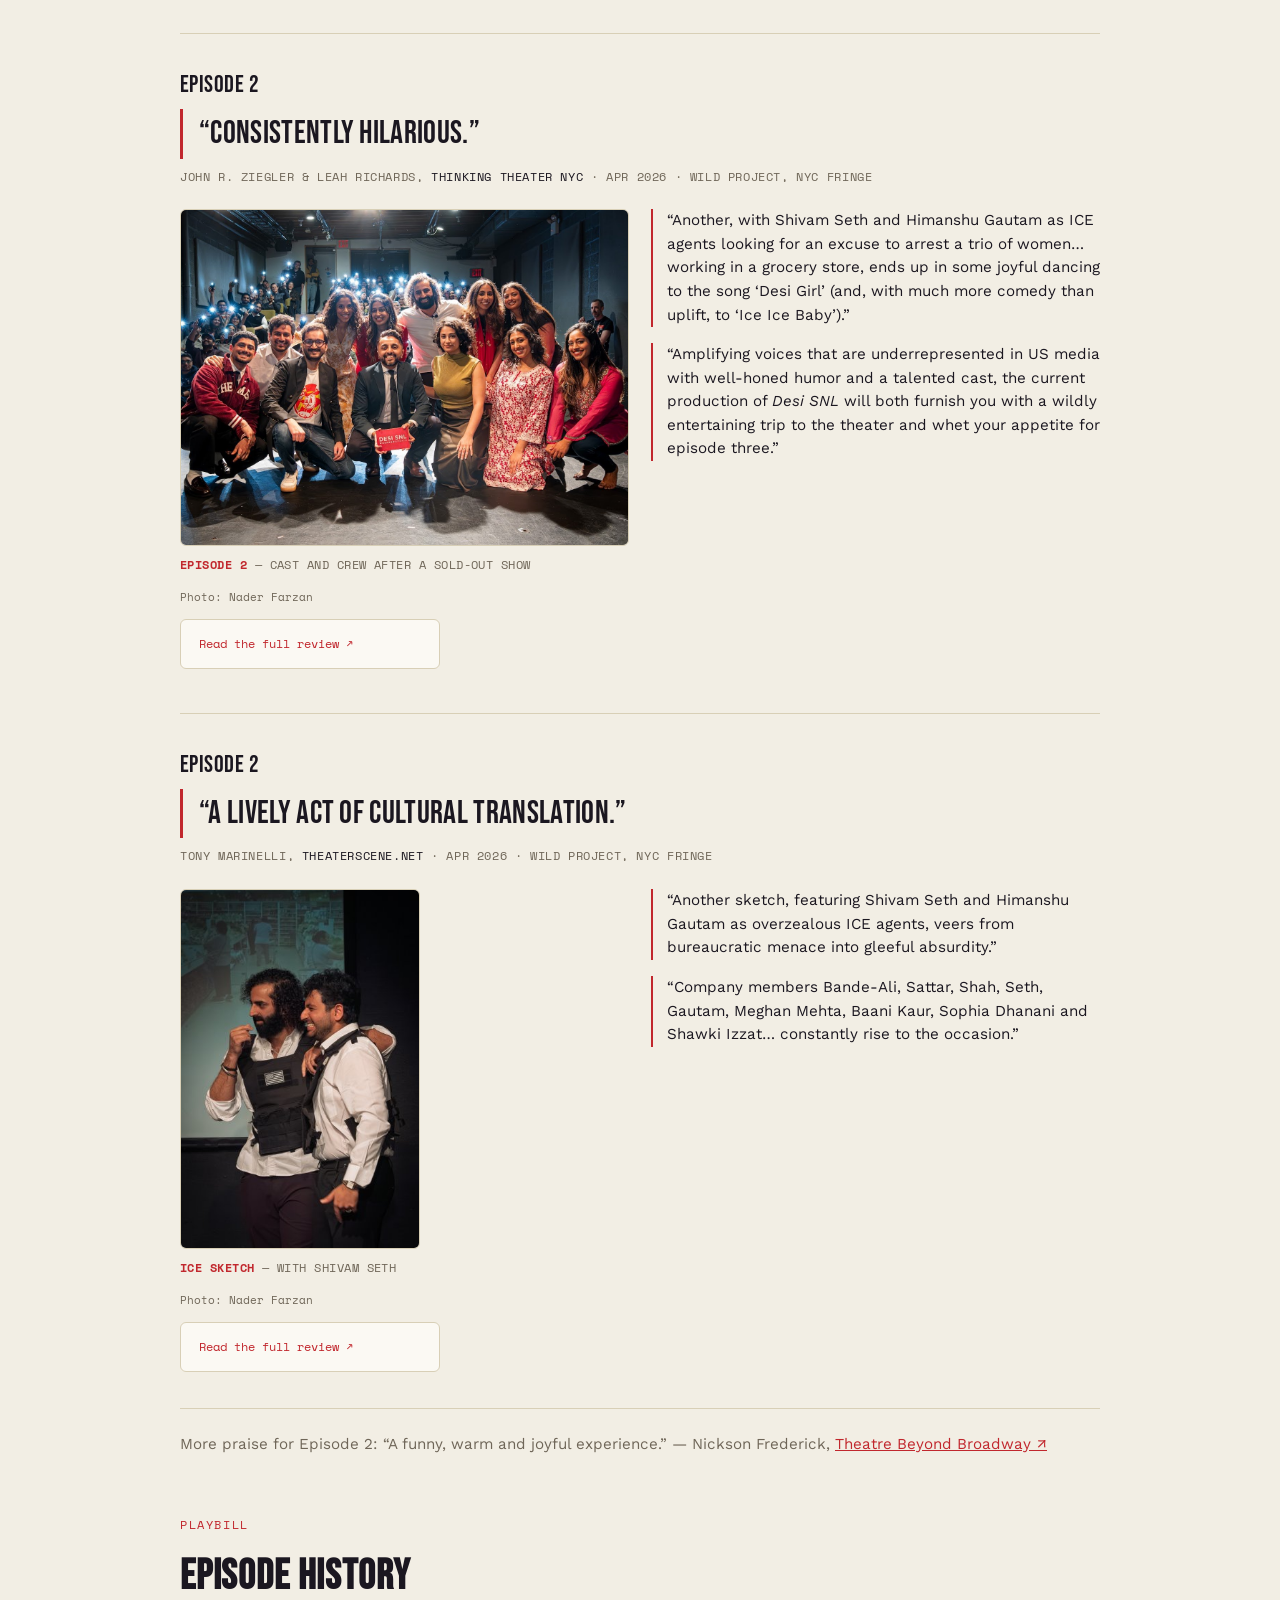
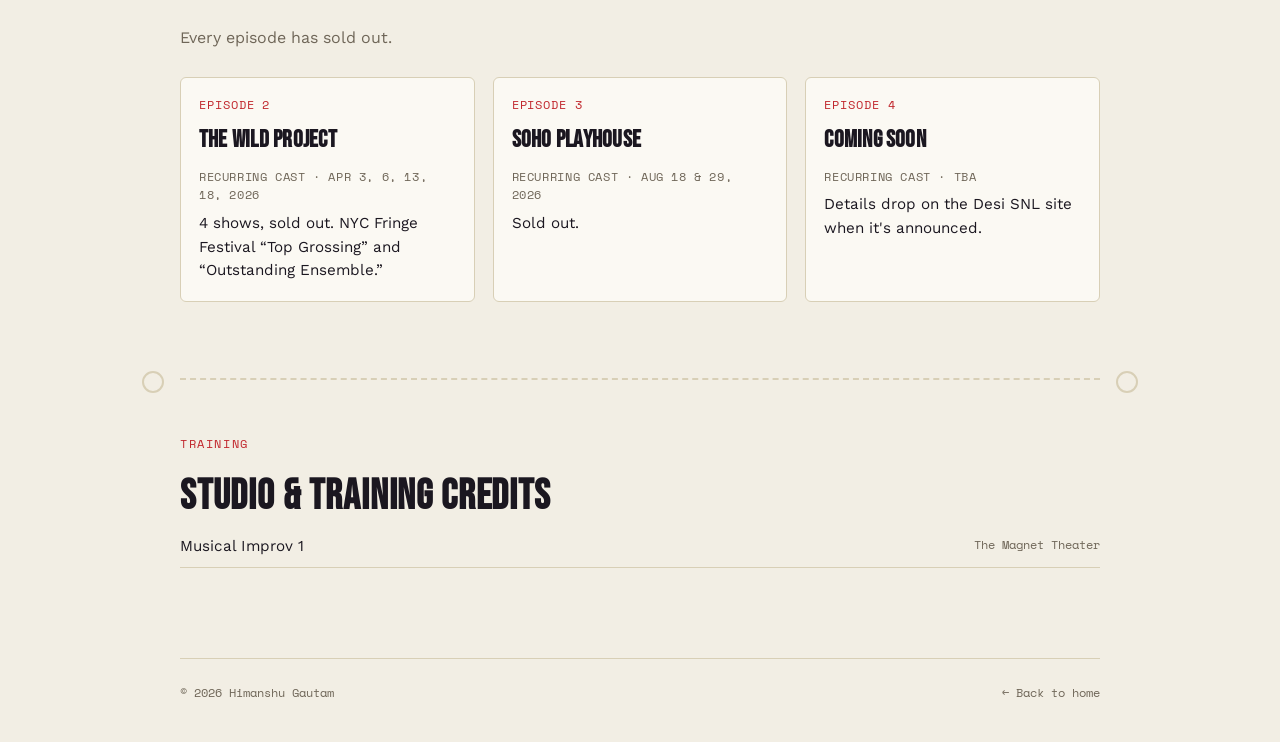
<file: theater.html>
<!doctype html>
<html lang="en">
<head>
<meta charset="utf-8">
<meta name="viewport" content="width=device-width, initial-scale=1, viewport-fit=cover">
<title>Theater — Himanshu Gautam</title>
<link rel="icon" href="favicon.svg" type="image/svg+xml">
<link rel="icon" href="img/favicon-32.png" type="image/png" sizes="32x32">
<link rel="apple-touch-icon" href="img/apple-touch-icon.png">
<link rel="preconnect" href="https://fonts.googleapis.com">
<link rel="stylesheet" href="https://fonts.googleapis.com/css2?family=Bebas+Neue&family=Work+Sans:wght@400;500;600&family=Space+Mono:wght@400;700&display=swap">
<link rel="stylesheet" href="style.css">
<style>:root{padding-block:env(safe-area-inset-top,0px) env(safe-area-inset-bottom,0px);} body{background:var(--bg);}</style>
</head>
<body>
<nav class="marquee-bar">
  <div class="marquee-inner">
    <a class="brand" href="index.html">HIMANSHU <span>GAUTAM</span></a>
    <ul class="navlinks">
      <li><a href="index.html">Home</a></li>
      <li><a href="theater.html" aria-current="page">Theater</a></li>
      <li><a href="films.html">Short Films</a></li>
      <li><a href="modeling.html">Modeling</a></li>
      <li><a href="about.html">About</a></li>
    </ul>
  </div>
</nav>

<main>
  <section class="hero">
    <p class="eyebrow">Act 01</p>
    <h1>On <span class="accent">Stage.</span></h1>
  </section>

  <section class="section">
    <p class="eyebrow">Desi SNL</p>
    <blockquote class="pull-quote">&ldquo;A sketch comedy show for and by desis.&rdquo;</blockquote>
    <p class="section-sub">Desi SNL is a live sketch show created and directed by Azhar Bande-Ali, with an all&ndash;South Asian company of writers, actors, and comedians. It borrows the shape of American late-night &mdash; cold open, monologue, Weekend Update &mdash; and fills it with family group chats, aunties, and wedding politics. I'm a recurring cast member.</p>

    <div class="stat-row">
      <div class="stat"><span class="stat-num">10</span><span class="stat-label">Sold-out shows</span></div>
      <div class="stat"><span class="stat-num">1,100+</span><span class="stat-label">Audience members</span></div>
      <div class="stat"><span class="stat-num">19</span><span class="stat-label">Original sketches</span></div>
    </div>
  </section>

  <section class="section">
    <p class="eyebrow">Reviews</p>
    <h2>What the critics say</h2>
    <div class="review">
      <p class="review-episode">Episode 3</p>
      <p class="review-stars" aria-label="4 out of 5 stars">&#9733;&#9733;&#9733;&#9733;<span>&#9733;</span></p>
      <blockquote class="pull-quote">&ldquo;A genuinely cohesive comic evening.&rdquo;</blockquote>
      <p class="review-source">Tony Marinelli, <cite>The BroadGAYS</cite> &middot; Sept 2026 &middot; SoHo Playhouse</p>

      <div class="review-quotes">
        <figure class="review-shot">
          <img src="img/desisnl-ep3-jeopardy.jpg" alt="Himanshu Gautam on stage as a game-show host, pointing at the audience in front of a Desi Jeopardy! screen." loading="lazy">
          <figcaption><strong>Desi Jeopardy</strong> &mdash; as host Michael Machliwala</figcaption>
          <blockquote>&ldquo;Himanshu Gautam&rsquo;s Michael Machliwala establishes himself as a charming, theatrically inclined host&hellip; Gautam&rsquo;s increasingly defeated reactions and the contestants&rsquo; astonishment give the sketch its wonderfully cumulative structure.&rdquo;</blockquote>
        </figure>
        <figure class="review-shot">
          <img src="img/desisnl-ep3-acl.jpg" style="object-position:center 55%;" alt="Himanshu Gautam as Gabbar in a leather vest, leaning over Alishah Bhamani, who sits on the stage floor clutching his knee." loading="lazy">
          <figcaption><strong>ACL</strong> &mdash; as Gabbar, with Alishah Bhamani</figcaption>
          <blockquote>&ldquo;ACL may be the evening&rsquo;s most gloriously physical sketch&hellip; The sketch succeeds because it understands that nothing is more powerful than a group of desi men suddenly discovering they have become deeply invested in one another&rsquo;s healthcare.&rdquo;</blockquote>
        </figure>
      </div>
      <p class="review-also">Also in the review: my Zohran in <strong>Zohran Genie</strong>, a sketch whose &ldquo;cleverness lies in allowing labor politics to become the mechanism of the fantasy.&rdquo;</p>
      <p class="review-credit">Photos: Nader Farzan</p>
      <a class="card review-link" href="https://stephenkearley.substack.com/p/tony-marinelli-reviews-desi-snl-episode" target="_blank" rel="noopener" style="text-decoration:none;">
        <span class="link-out" style="border-top:none;padding-top:0;">Read the full review &#8599;</span>
      </a>
    </div>

    <div class="review">
      <p class="review-episode">Episode 2</p>
      <blockquote class="pull-quote">&ldquo;Consistently hilarious.&rdquo;</blockquote>
      <p class="review-source">John R. Ziegler &amp; Leah Richards, <cite>Thinking Theater NYC</cite> &middot; Apr 2026 &middot; wild project, NYC Fringe</p>

      <div class="review-quotes">
        <figure class="review-shot">
          <img src="img/desisnl-ep2-cast.jpg" alt="The Desi SNL cast and crew crouched on stage after the show, with the sold-out audience behind them holding up phone lights." loading="lazy">
          <figcaption><strong>Episode 2</strong> &mdash; cast and crew after a sold-out show</figcaption>
        </figure>
        <div class="review-shot">
          <blockquote>&ldquo;Another, with Shivam Seth and Himanshu Gautam as ICE agents looking for an excuse to arrest a trio of women&hellip; working in a grocery store, ends up in some joyful dancing to the song &lsquo;Desi Girl&rsquo; (and, with much more comedy than uplift, to &lsquo;Ice Ice Baby&rsquo;).&rdquo;</blockquote>
          <blockquote>&ldquo;Amplifying voices that are underrepresented in US media with well-honed humor and a talented cast, the current production of <em>Desi SNL</em> will both furnish you with a wildly entertaining trip to the theater and whet your appetite for episode three.&rdquo;</blockquote>
        </div>
      </div>
      <p class="review-credit" style="margin-top:14px;">Photo: Nader Farzan</p>
      <a class="card review-link" href="https://www.thinkingtheaternyc.com/2026/04/review-desi-snl-delivers-dynamite.html" target="_blank" rel="noopener" style="text-decoration:none;">
        <span class="link-out" style="border-top:none;padding-top:0;">Read the full review &#8599;</span>
      </a>
    </div>

    <div class="review">
      <p class="review-episode">Episode 2</p>
      <blockquote class="pull-quote">&ldquo;A lively act of cultural translation.&rdquo;</blockquote>
      <p class="review-source">Tony Marinelli, <cite>TheaterScene.net</cite> &middot; Apr 2026 &middot; wild project, NYC Fringe</p>

      <div class="review-quotes">
        <figure class="review-shot review-shot--tall">
          <img src="img/desisnl-ep2-ice.jpg" width="350" height="525" alt="Himanshu Gautam and Shivam Seth in tactical vests and white shirts, arms around each other and laughing, in front of a grocery-store projection." loading="lazy">
          <figcaption><strong>ICE sketch</strong> &mdash; with Shivam Seth</figcaption>
        </figure>
        <div class="review-shot">
          <blockquote>&ldquo;Another sketch, featuring Shivam Seth and Himanshu Gautam as overzealous ICE agents, veers from bureaucratic menace into gleeful absurdity.&rdquo;</blockquote>
          <blockquote>&ldquo;Company members Bande-Ali, Sattar, Shah, Seth, Gautam, Meghan Mehta, Baani Kaur, Sophia Dhanani and Shawki Izzat&hellip; constantly rise to the occasion.&rdquo;</blockquote>
        </div>
      </div>
      <p class="review-credit" style="margin-top:14px;">Photo: Nader Farzan</p>
      <a class="card review-link" href="https://www.theaterscene.net/plays/offbway-plays/desi-snl/tony-marinelli/" target="_blank" rel="noopener" style="text-decoration:none;">
        <span class="link-out" style="border-top:none;padding-top:0;">Read the full review &#8599;</span>
      </a>
    </div>

    <p class="review-more">More praise for Episode 2: &ldquo;A funny, warm and joyful experience.&rdquo; &mdash; Nickson Frederick, <a href="https://www.theatrebeyondbroadway.com/reviews/desi-snl" target="_blank" rel="noopener"><cite>Theatre Beyond Broadway</cite> &#8599;</a></p>
  </section>

  <section class="section">
    <p class="eyebrow">Playbill</p>
    <h2>Episode history</h2>
    <p class="section-sub">Every episode has sold out.</p>

    <div class="reel">
      <div class="card">
        <span class="num">EPISODE 2</span>
        <h3>The Wild Project</h3>
        <p class="meta">Recurring Cast &middot; Apr 3, 6, 13, 18, 2026</p>
        <p>4 shows, sold out. NYC Fringe Festival &ldquo;Top Grossing&rdquo; and &ldquo;Outstanding Ensemble.&rdquo;</p>
      </div>
      <div class="card">
        <span class="num">EPISODE 3</span>
        <h3>SoHo Playhouse</h3>
        <p class="meta">Recurring Cast &middot; Aug 18 &amp; 29, 2026</p>
        <p>Sold out.</p>
      </div>
      <div class="card">
        <span class="num">EPISODE 4</span>
        <h3>Coming Soon</h3>
        <p class="meta">Recurring Cast &middot; TBA</p>
        <p>Details drop on the Desi SNL site when it's announced.</p>
      </div>
    </div>
  </section>

  <div class="stub-divider" role="presentation"></div>

  <section class="section">
    <p class="eyebrow">Training</p>
    <h2>Studio &amp; training credits</h2>
    <ul class="credit-list">
      <li><span>Musical Improv 1</span><span class="role">The Magnet Theater</span></li>
    </ul>
  </section>

  <footer>
    <span>&copy; 2026 Himanshu Gautam</span>
    <span><a href="index.html" style="text-decoration:none;color:var(--muted);">&larr; Back to home</a></span>
  </footer>
</main>
</body>
</html>
</file>
<file: style.css>
/* ===== Himanshu Gautam — creative portfolio ===== */

:root{
  --ink-950:#15121c;
  --ink-900:#201b29;
  --ink-800:#2c2536;
  --paper-50:#f2eee4;
  --paper-100:#e7dfc9;
  --gold-500:#e0a233;
  --gold-600:#c98a1f;
  --crimson-600:#c1272d;
  --crimson-700:#961e23;
  --crimson-500:#e0393f;
  --text-900:#1b1720;
  --text-muted:#6f6658;
  --line:#d8cfb6;
  --surface:#fbf9f3;

  --bg: var(--paper-50);
  --surface-bg: var(--surface);
  --text: var(--text-900);
  --muted: var(--text-muted);
  --border: var(--line);
  --accent: var(--crimson-600);
  --accent-ink: #fff6f0;
  --gold: var(--gold-600);
  --gold-ink: #241b06;
  --pop: var(--crimson-600);
  color-scheme: light;
}

@media (prefers-color-scheme: dark){
  :root:not([data-theme="light"]){
    --bg: var(--ink-950);
    --surface-bg: var(--ink-900);
    --text: #f2ede1;
    --muted: #b6ac9a;
    --border: #3a3242;
    --accent: var(--crimson-500);
    --accent-ink: #241005;
    --gold: var(--gold-500);
    --gold-ink: #241b06;
    --pop: #ff6b5b;
    color-scheme: dark;
  }
}
:root[data-theme="dark"]{
  --bg: var(--ink-950);
  --surface-bg: var(--ink-900);
  --text: #f2ede1;
  --muted: #b6ac9a;
  --border: #3a3242;
  --accent: var(--crimson-500);
  --accent-ink: #241005;
  --gold: var(--gold-500);
  --gold-ink: #241b06;
  --pop: #ff6b5b;
  color-scheme: dark;
}

*{box-sizing:border-box;}
html,body{margin:0;padding:0;}
body{
  background:var(--bg);
  color:var(--text);
  font-family:"Work Sans", ui-sans-serif, system-ui, -apple-system, Segoe UI, sans-serif;
  font-size:16px;
  line-height:1.55;
  padding-inline:20px;
}
main{max-width:920px;margin:0 auto;}
img{max-width:100%;}
a{color:inherit;}
h1,h2,h3{
  font-family:"Bebas Neue", ui-sans-serif, system-ui, sans-serif;
  letter-spacing:.02em;
  text-wrap:balance;
  margin:0;
}
.eyebrow{
  font-family:"Space Mono", ui-monospace, SFMono-Regular, monospace;
  font-size:.72rem;
  letter-spacing:.14em;
  text-transform:uppercase;
  color:var(--pop);
}
p{color:var(--text);}
.muted{color:var(--muted);}

/* ---- Marquee nav ---- */
.marquee-bar{
  position:sticky;
  top:env(safe-area-inset-top, 0px);
  z-index:20;
  background:var(--surface-bg);
  border-bottom:2px solid var(--accent);
  margin-inline:-20px;
  padding-inline:20px;
}
.marquee-inner{
  max-width:920px;
  margin:0 auto;
  display:flex;
  align-items:center;
  justify-content:space-between;
  gap:16px;
  padding-block:12px;
}
.brand{
  font-family:"Bebas Neue", sans-serif;
  font-size:1.4rem;
  letter-spacing:.06em;
  text-decoration:none;
  color:var(--text);
  white-space:nowrap;
}
.brand span{color:var(--accent);}
.navlinks{
  display:flex;
  flex-wrap:wrap;
  gap:4px 2px;
  list-style:none;
  margin:0;
  padding:0;
  font-family:"Space Mono", monospace;
  font-size:.72rem;
  letter-spacing:.06em;
  text-transform:uppercase;
}
.navlinks a{
  display:inline-block;
  padding:7px 10px;
  border-radius:3px;
  text-decoration:none;
  color:var(--muted);
}
.navlinks a:hover{color:var(--text);}
.navlinks a[aria-current="page"]{
  color:var(--accent-ink);
  background:var(--accent);
}
.navlinks a::before{content:"\2022  ";color:var(--accent);}
.navlinks a[aria-current="page"]::before{color:var(--accent-ink);}

@media (max-width:640px){
  .marquee-inner{flex-direction:column;align-items:flex-start;gap:8px;padding-block:10px;}
  .navlinks{gap:2px;}
  .navlinks a{padding:6px 8px;}
}

/* ---- Hero ---- */
.hero{
  padding-block:52px 32px;
}
.hero h1{
  font-size:clamp(2.6rem, 9vw, 4.4rem);
  line-height:.95;
}
.hero .accent{color:var(--accent);}
.hero .lede{
  max-width:56ch;
  font-size:1.08rem;
  margin-top:14px;
  color:var(--muted);
}
.hero .tagline{
  margin-top:18px;
}

/* ---- Ticket-stub divider ---- */
.stub-divider{
  height:0;
  border-top:2px dashed var(--border);
  margin-block:36px;
  position:relative;
}
.stub-divider::before,
.stub-divider::after{
  content:"";
  position:absolute;
  top:-9px;
  width:18px;height:18px;
  border-radius:50%;
  background:var(--bg);
  border:2px solid var(--border);
}
.stub-divider::before{left:-38px;}
.stub-divider::after{right:-38px;}
/* keep the stub circles inside the 20px page gutter once the page is narrower than main */
@media (max-width:1000px){
  .stub-divider::before{left:-20px;}
  .stub-divider::after{right:-20px;}
}

/* ---- Section ---- */
.section{padding-block:8px 40px;}
.section h2{
  font-size:clamp(1.9rem, 5vw, 2.6rem);
  margin-bottom:6px;
}
.section .section-sub{
  color:var(--muted);
  max-width:60ch;
  margin-bottom:26px;
}

/* ---- Reel grid / cards ---- */
.reel{
  display:grid;
  grid-template-columns:repeat(auto-fill, minmax(260px,1fr));
  gap:18px;
}
.card{
  background:var(--surface-bg);
  border:1px solid var(--border);
  border-radius:6px;
  padding:18px;
  display:flex;
  flex-direction:column;
  gap:8px;
  transition:transform .15s ease, border-color .15s ease;
}
.card:hover{
  transform:translateY(-3px) rotate(-0.4deg);
  border-color:var(--accent);
}
.card .num{
  font-family:"Space Mono", monospace;
  font-size:.72rem;
  color:var(--pop);
  letter-spacing:.08em;
}
.card h3{
  font-size:1.5rem;
  font-family:"Bebas Neue", sans-serif;
  letter-spacing:.01em;
}
.card .meta{
  font-family:"Space Mono", monospace;
  font-size:.76rem;
  color:var(--muted);
  text-transform:uppercase;
  letter-spacing:.05em;
}
.card p{font-size:.95rem;margin:0;}
.card .link-out{
  margin-top:auto;
  font-family:"Space Mono", monospace;
  font-size:.78rem;
  color:var(--accent-strong,var(--pop));
  text-decoration:none;
  border-top:1px solid var(--border);
  padding-top:10px;
}
.card .link-out:hover{text-decoration:underline;}

/* placeholder photo block for modeling */
.photo-slot{
  aspect-ratio:4/5;
  border-radius:6px;
  border:1.5px dashed var(--border);
  background:
    repeating-linear-gradient(135deg, transparent 0 10px, var(--border) 10px 11px);
  display:flex;
  align-items:flex-end;
  padding:10px;
  font-family:"Space Mono", monospace;
  font-size:.72rem;
  color:var(--muted);
  text-transform:uppercase;
  letter-spacing:.05em;
}

/* lookbook photo that links out to the product */
.look{
  display:flex;
  flex-direction:column;
  gap:8px;
  text-decoration:none;
}
.look img{
  width:100%;
  aspect-ratio:2/3;
  object-fit:cover;
  border-radius:6px;
  border:1.5px solid var(--border);
  display:block;
  transition:transform .15s ease, border-color .15s ease;
}
.look:hover img{
  transform:translateY(-3px) rotate(-0.4deg);
  border-color:var(--accent);
}
.look-caption{
  font-family:"Space Mono", monospace;
  font-size:.7rem;
  letter-spacing:.04em;
  color:var(--muted);
  text-transform:uppercase;
}
.look:hover .look-caption{color:var(--pop);}

/* ---- Portraits ---- */
.portrait{
  width:100%;
  aspect-ratio:4/5;
  object-fit:cover;
  object-position:center top;
  border-radius:6px;
  border:1.5px solid var(--border);
  display:block;
}
.portrait-caption{
  font-family:"Space Mono", monospace;
  font-size:.7rem;
  letter-spacing:.04em;
  color:var(--muted);
  text-transform:uppercase;
  margin-top:8px;
}
.hero-flex{
  display:flex;
  gap:28px;
  align-items:flex-end;
  flex-wrap:wrap-reverse;
}
.hero-flex .hero-text{flex:1 1 320px;}
.hero-flex .hero-photo{flex:0 1 240px;max-width:240px;}
.hero-flex .hero-photo .portrait{border-color:var(--accent);border-width:2px;}
.portrait-row{
  display:flex;
  gap:18px;
  flex-wrap:wrap;
}
.portrait-row .portrait-item{flex:1 1 200px;max-width:260px;}

/* ---- Stat row ---- */
.stat-row{
  display:flex;
  gap:28px;
  flex-wrap:wrap;
  margin-block:8px 0;
}
.stat{
  display:flex;
  flex-direction:column;
}
.stat .stat-num{
  font-family:"Bebas Neue", sans-serif;
  font-size:2.6rem;
  line-height:1;
  color:var(--accent);
}
.stat .stat-label{
  font-family:"Space Mono", monospace;
  font-size:.72rem;
  text-transform:uppercase;
  letter-spacing:.06em;
  color:var(--muted);
  margin-top:4px;
}
.pull-quote{
  font-family:"Bebas Neue", sans-serif;
  font-size:clamp(1.5rem,4vw,2rem);
  letter-spacing:.01em;
  border-left:3px solid var(--accent);
  padding-left:16px;
  margin:24px 0;
  max-width:56ch;
}

/* ---- Press review ---- */
.review + .review{margin-top:44px;padding-top:32px;border-top:1px solid var(--border);}
.review-episode{
  font-family:"Bebas Neue", sans-serif;
  font-size:1.5rem;
  letter-spacing:.02em;
  margin:0 0 4px;
}
.review .pull-quote{margin:6px 0 8px;}
div.review-shot{gap:16px;}
.review-stars{
  margin:0;
  font-size:1.3rem;
  letter-spacing:.12em;
  color:var(--gold);
}
.review-stars span{color:var(--border);}
.review-source{
  font-family:"Space Mono", monospace;
  font-size:.76rem;
  color:var(--muted);
  text-transform:uppercase;
  letter-spacing:.05em;
  margin:0 0 24px;
}
.review-source cite{font-style:normal;color:var(--text);}
.review-quotes{
  display:grid;
  grid-template-columns:repeat(auto-fit, minmax(260px,1fr));
  gap:22px;
  align-items:start;
}
.review-shot{margin:0;display:flex;flex-direction:column;gap:10px;}
.review-shot img{
  width:100%;
  aspect-ratio:4/3;
  object-fit:cover;
  object-position:center 30%;
  border-radius:6px;
  border:1.5px solid var(--border);
  display:block;
}
.review-shot figcaption{
  font-family:"Space Mono", monospace;
  font-size:.72rem;
  letter-spacing:.04em;
  color:var(--muted);
  text-transform:uppercase;
}
.review-shot figcaption strong{color:var(--pop);font-weight:700;}
.review-shot blockquote{
  margin:0;
  padding-left:14px;
  border-left:2px solid var(--accent);
  font-size:.95rem;
}
.review-also{margin:22px 0 4px;max-width:60ch;}
.review-credit{
  font-family:"Space Mono", monospace;
  font-size:.7rem;
  color:var(--muted);
  margin:0 0 14px;
}
.review-link{max-width:260px;padding:14px 18px;}
.review-shot--tall img{aspect-ratio:2/3;max-width:240px;height:auto;object-position:center;}
.review-more{
  margin:36px 0 0;
  padding-top:24px;
  border-top:1px solid var(--border);
  font-size:.95rem;
  color:var(--muted);
}
.review-more cite{font-style:normal;}
.review-more a{color:var(--pop);}

/* ---- Bio / about ---- */
.bio-grid{
  display:grid;
  grid-template-columns:1fr;
  gap:24px;
}
@media (min-width:640px){
  .bio-grid{grid-template-columns: 1.3fr 1fr;}
}
.credit-list{list-style:none;margin:0;padding:0;display:flex;flex-direction:column;gap:10px;}
.credit-list li{
  display:flex;justify-content:space-between;gap:10px;
  border-bottom:1px solid var(--border);
  padding-bottom:8px;
  font-size:.95rem;
}
.credit-list .role{color:var(--muted);font-family:"Space Mono",monospace;font-size:.78rem;}

.contact-box{
  background:var(--surface-bg);
  border:1px solid var(--border);
  border-radius:6px;
  padding:20px;
}
.copy-row{
  display:flex;
  align-items:center;
  gap:10px;
  flex-wrap:wrap;
  margin-top:8px;
}
.copy-row code{
  font-family:"Space Mono", monospace;
  background:var(--bg);
  border:1px solid var(--border);
  border-radius:4px;
  padding:6px 10px;
  font-size:.85rem;
}
button.copy-btn{
  font-family:"Space Mono", monospace;
  font-size:.75rem;
  text-transform:uppercase;
  letter-spacing:.06em;
  background:var(--gold);
  color:var(--gold-ink);
  border:none;
  border-radius:4px;
  padding:7px 12px;
  cursor:pointer;
}
button.copy-btn:hover{filter:brightness(1.05);}
button.copy-btn:focus-visible, a:focus-visible, .navlinks a:focus-visible{
  outline:2px solid var(--pop);
  outline-offset:2px;
}

.badge{
  display:inline-block;
  font-family:"Space Mono", monospace;
  font-size:.7rem;
  text-transform:uppercase;
  letter-spacing:.06em;
  background:var(--pop);
  color:#fff9f0;
  padding:4px 9px;
  border-radius:3px;
}

footer{
  margin-top:50px;
  padding-block:24px 40px;
  border-top:1px solid var(--border);
  font-family:"Space Mono", monospace;
  font-size:.76rem;
  color:var(--muted);
  display:flex;
  justify-content:space-between;
  flex-wrap:wrap;
  gap:10px;
}

@media (prefers-reduced-motion: reduce){
  .card, .look img{transition:none;}
  .card:hover, .look:hover img{transform:none;}
}
</file>
